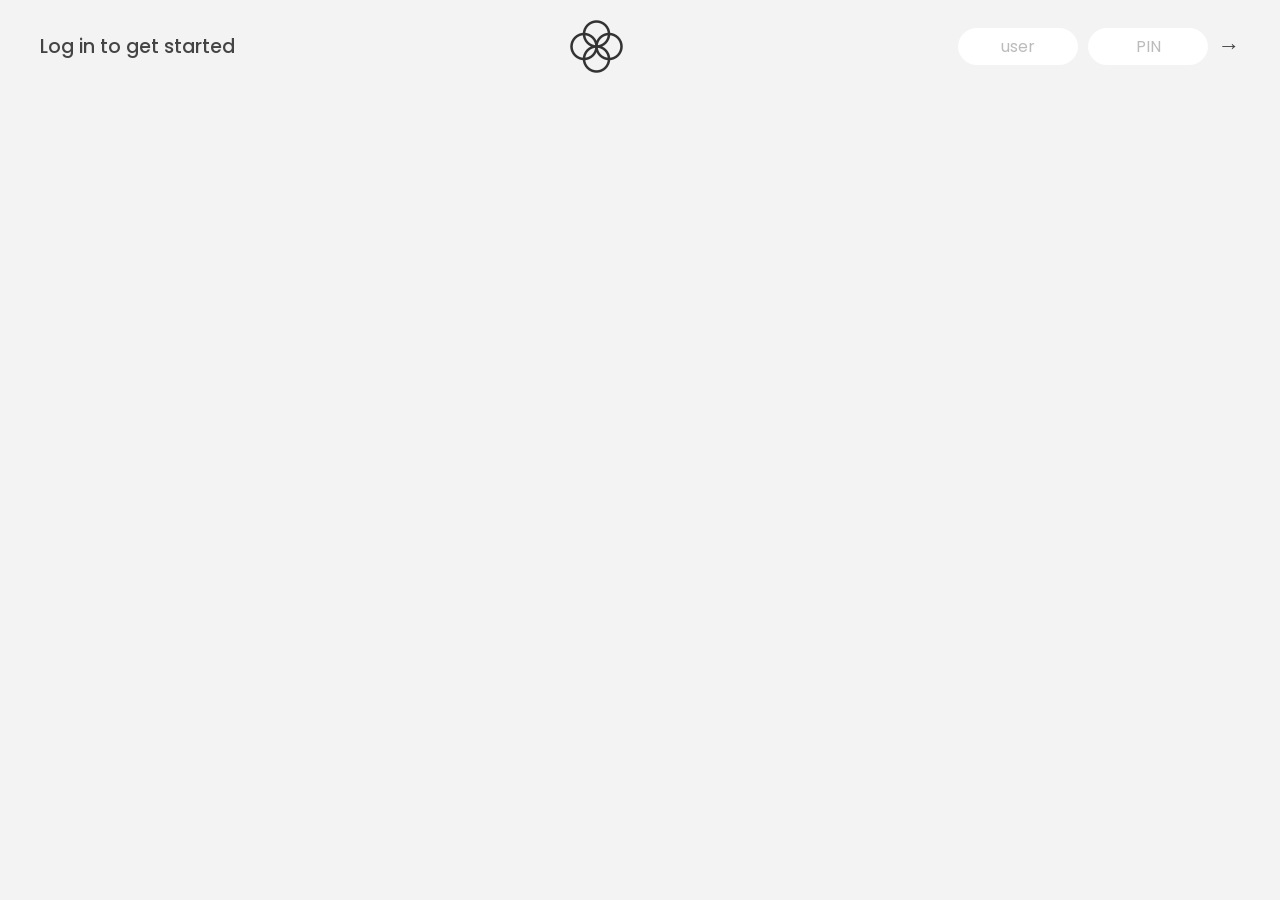
<file: Bankist App/index.html>
<!DOCTYPE html>
<html lang="en">
  <head>
    <meta charset="UTF-8" />
    <meta name="viewport" content="width=device-width, initial-scale=1.0" />
    <meta http-equiv="X-UA-Compatible" content="ie=edge" />
    <link rel="shortcut icon" type="image/png" href="/icon.png" />

    <link
      href="https://fonts.googleapis.com/css?family=Poppins:400,500,600&display=swap"
      rel="stylesheet"
    />

    <link rel="stylesheet" href="style.css" />
    <title>Bankist</title>
  </head>
  <body>
    <!-- TOP NAVIGATION -->
    <nav>
      <p class="welcome">Log in to get started</p>
      <img src="logo.png" alt="Logo" class="logo" />
      <form class="login">
        <input
          type="text"
          placeholder="user"
          class="login__input login__input--user"
        />
        <!-- In practice, use type="password" -->
        <input
          type="text"
          placeholder="PIN"
          maxlength="4"
          class="login__input login__input--pin"
        />
        <button class="login__btn">&rarr;</button>
      </form>
    </nav>

    <main class="app">
      <!-- BALANCE -->
      <div class="balance">
        <div>
          <p class="balance__label">Current balance</p>
          <p class="balance__date">
            As of <span class="date">05/03/2037</span>
          </p>
        </div>
        <p class="balance__value">0000€</p>
      </div>

      <!-- MOVEMENTS -->
      <div class="movements">
        <div class="movements__row">
          <div class="movements__type movements__type--deposit">2 deposit</div>
          <div class="movements__date">3 days ago</div>
          <div class="movements__value">4 000€</div>
        </div>
        <div class="movements__row">
          <div class="movements__type movements__type--withdrawal">
            1 withdrawal
          </div>
          <div class="movements__date">24/01/2037</div>
          <div class="movements__value">-378€</div>
        </div>
      </div>

      <!-- SUMMARY -->
      <div class="summary">
        <p class="summary__label">In</p>
        <p class="summary__value summary__value--in">0000€</p>
        <p class="summary__label">Out</p>
        <p class="summary__value summary__value--out">0000€</p>
        <p class="summary__label">Interest</p>
        <p class="summary__value summary__value--interest">0000€</p>
        <button class="btn--sort">&downarrow; SORT</button>
      </div>

      <!-- OPERATION: TRANSFERS -->
      <div class="operation operation--transfer">
        <h2>Transfer money</h2>
        <form class="form form--transfer">
          <input type="text" class="form__input form__input--to" />
          <input type="number" class="form__input form__input--amount" />
          <button class="form__btn form__btn--transfer">&rarr;</button>
          <label class="form__label">Transfer to</label>
          <label class="form__label">Amount</label>
        </form>
      </div>

      <!-- OPERATION: LOAN -->
      <div class="operation operation--loan">
        <h2>Request loan</h2>
        <form class="form form--loan">
          <input type="number" class="form__input form__input--loan-amount" />
          <button class="form__btn form__btn--loan">&rarr;</button>
          <label class="form__label form__label--loan">Amount</label>
        </form>
      </div>

      <!-- OPERATION: CLOSE -->
      <div class="operation operation--close">
        <h2>Close account</h2>
        <form class="form form--close">
          <input type="text" class="form__input form__input--user" />
          <input
            type="password"
            maxlength="6"
            class="form__input form__input--pin"
          />
          <button class="form__btn form__btn--close">&rarr;</button>
          <label class="form__label">Confirm user</label>
          <label class="form__label">Confirm PIN</label>
        </form>
      </div>

      <!-- LOGOUT TIMER -->
      <p class="logout-timer">
        You will be logged out in <span class="timer">05:00</span>
      </p>
    </main>

    <!-- <footer>
      &copy; by Jonas Schmedtmann. Don't claim as your own :)
    </footer> -->

    <script src="script.js"></script>
  </body>
</html>
</file>
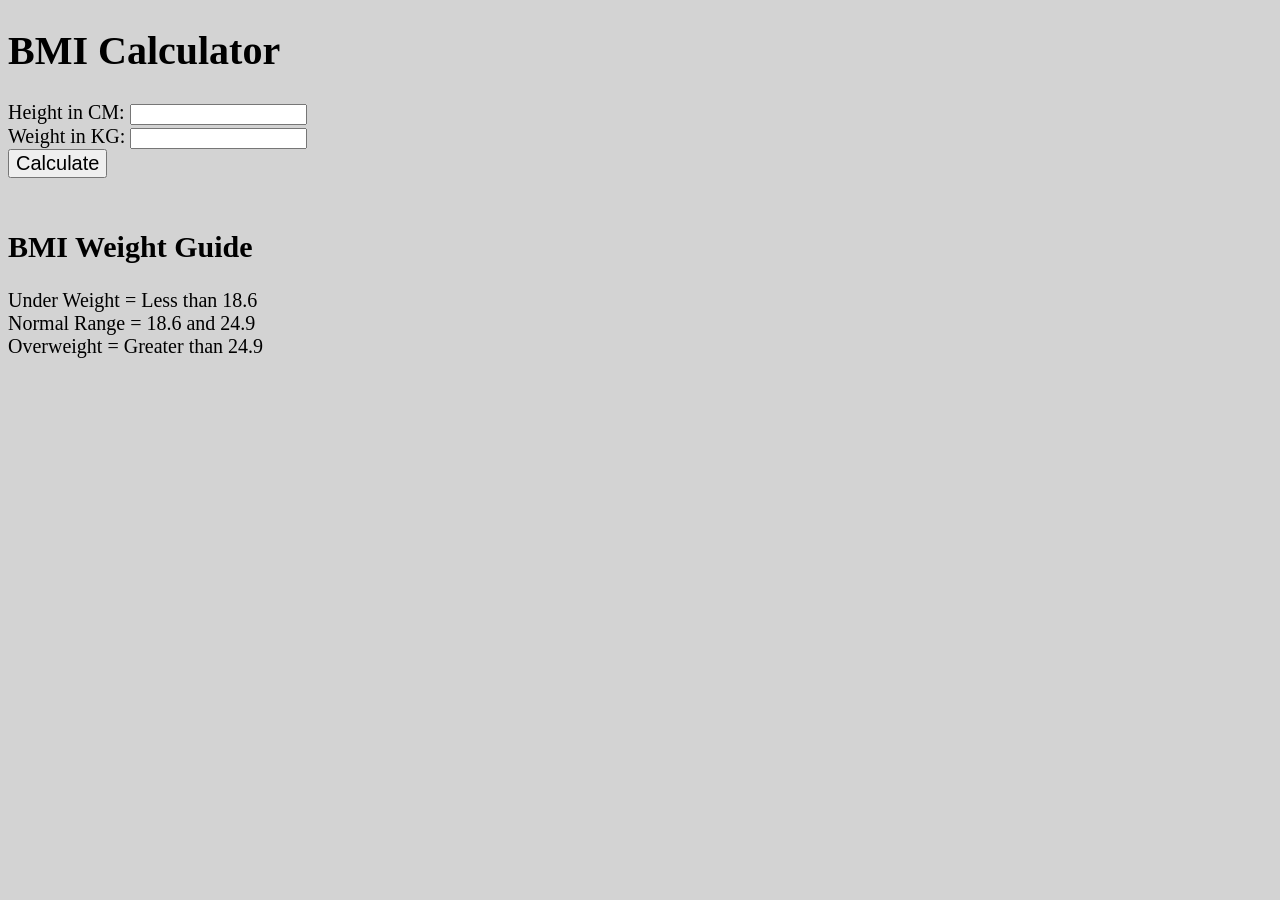
<file: BMI Calculator/index.html>
<!doctype html>
<html lang="en">
  <head>
    <title>BMI Calculator</title>
    <meta charset="UTF-8" />
    <link rel="stylesheet" href="style.css" />
  </head>
  <body>
    <h1>BMI Calculator</h1>
    <span>Height in CM: </span><label for="height"></label
    ><input type="text" id="height" /><br />
    <span>Weight in KG: </span><label for="weight"></label
    ><input type="text" id="weight" /><br />
    <button onclick="calculateBMI()">Calculate</button><br />
    <span id="result"></span><br />
    <h2>BMI Weight Guide</h2>
    <span>Under Weight = Less than 18.6</span><br />
    <span>Normal Range = 18.6 and 24.9</span><br />
    <span>Overweight = Greater than 24.9</span><br />
    <script src="script.js"></script>
  </body>
</html>
</file>
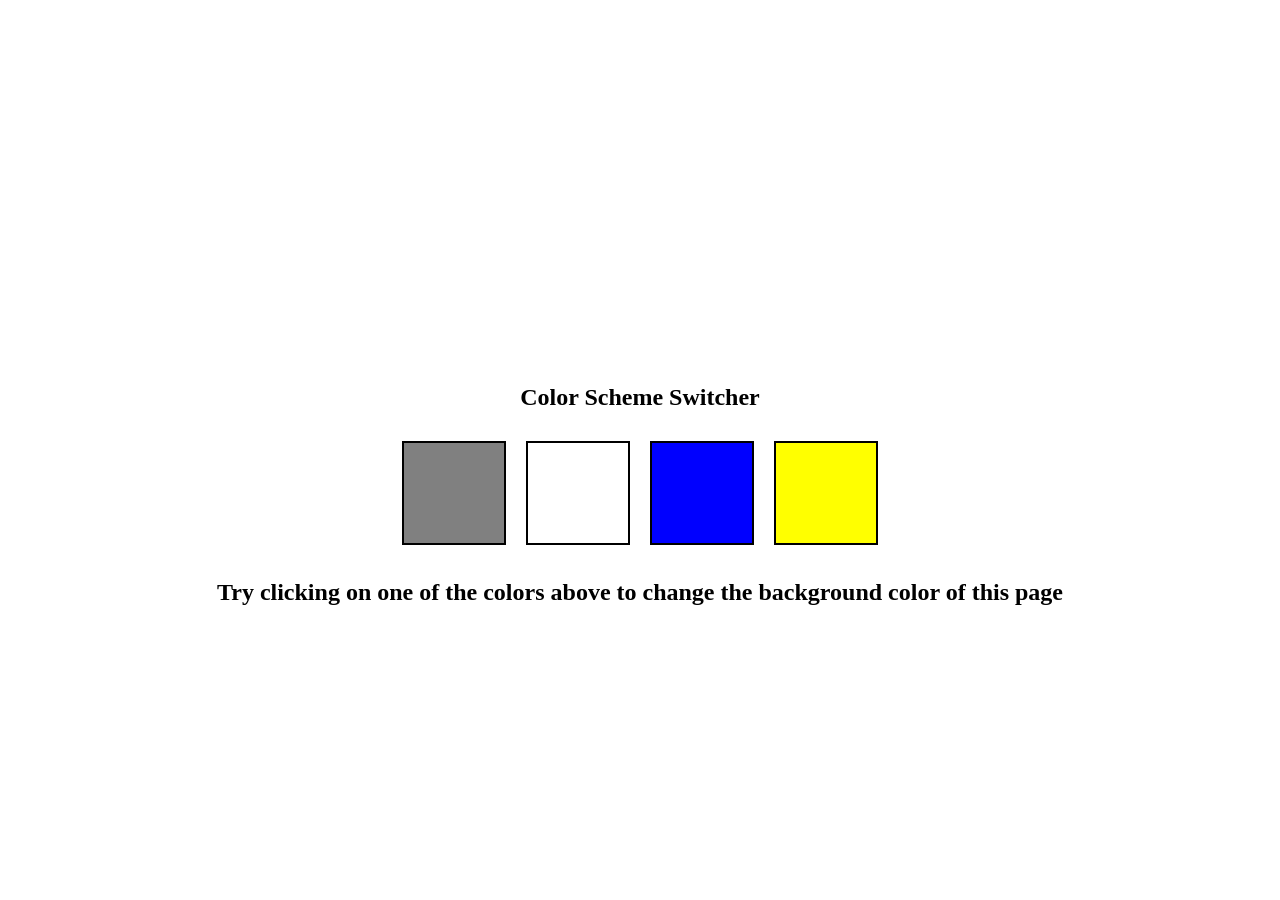
<file: color_changer/index.html>
<!doctype html>
<html lang="en">
  <head>
    <meta charset="UTF-8" />
    <meta name="viewport" content="width=device-width, initial-scale=1.0" />
    <meta
      name="description"
      content="This website is developed using HTML, CSS and JavaScript. IT is a project about color changer."
    />
    <meta name="author" content="Shadab Sarfaraj" />
    <title>Color Changer</title>
    <link rel="stylesheet" href="style.css" />
  </head>
  <body id="parent">
    <h2>Color Scheme Switcher</h2>
    <span class="button" id="grey" onclick="changeColor('grey')"></span
    ><span class="button" id="white" onclick="changeColor('white')"></span
    ><span class="button" id="blue" onclick="changeColor('blue')"></span
    ><span class="button" id="yellow" onclick="changeColor('yellow')"></span>
    <h2>
      Try clicking on one of the colors above to change the background color of
      this page
    </h2>
    <script src="script.js"></script>
  </body>
</html>
</file>
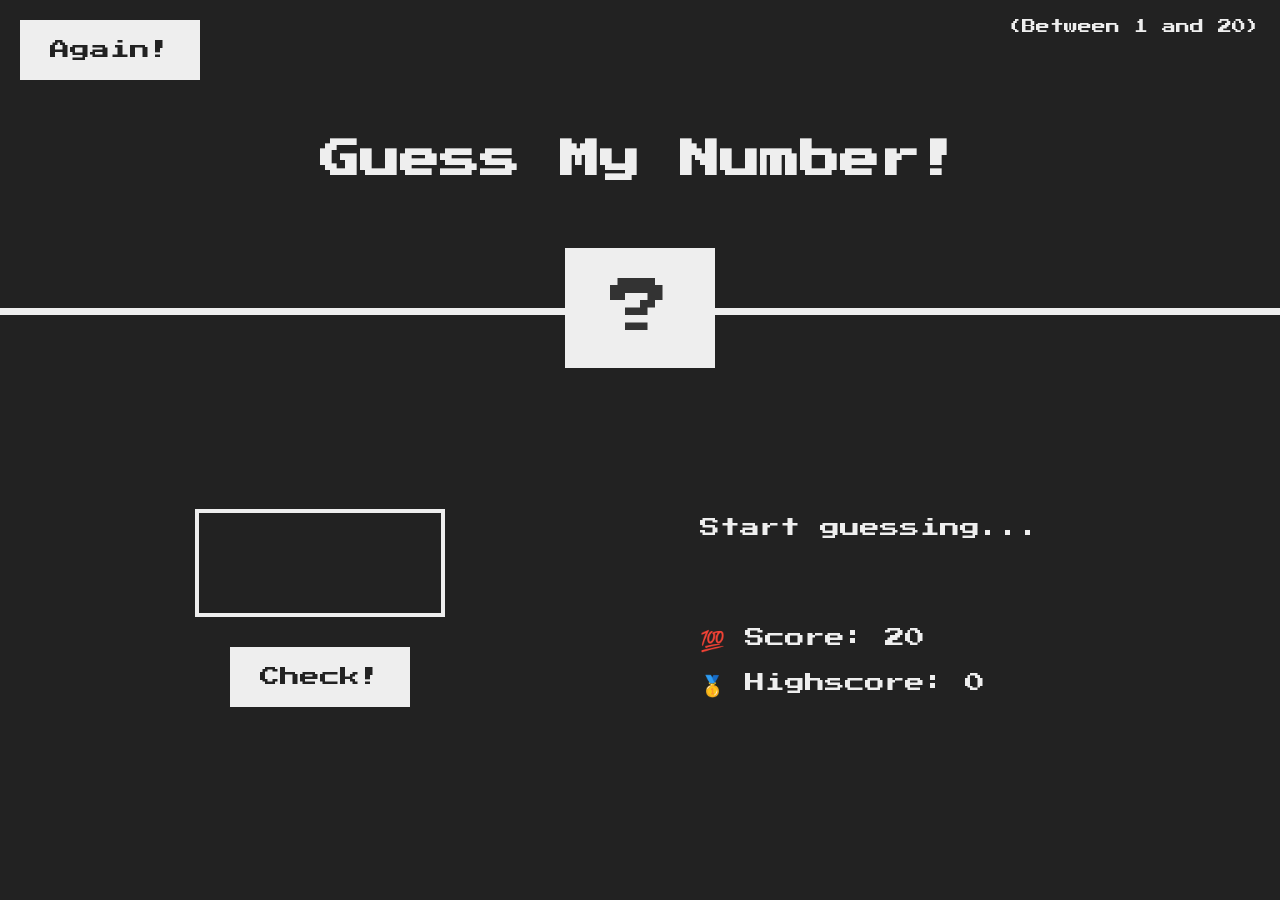
<file: Guess My Number/index.html>
<!DOCTYPE html>
<html lang="en">
  <head>
    <meta charset="UTF-8" />
    <meta name="viewport" content="width=device-width, initial-scale=1.0" />
    <meta http-equiv="X-UA-Compatible" content="ie=edge" />
    <link rel="stylesheet" href="style.css" />
    <title>Guess My Number!</title>
  </head>
  <body>
    <header>
      <h1>Guess My Number!</h1>
      <p class="between">(Between 1 and 20)</p>
      <button class="btn again">Again!</button>
      <div class="number">?</div>
    </header>
    <main>
      <section class="left">
        <input type="number" class="guess" />
        <button class="btn check">Check!</button>
      </section>
      <section class="right">
        <p class="message">Start guessing...</p>
        <p class="label-score">💯 Score: <span class="score">20</span></p>
        <p class="label-highscore">
          🥇 Highscore: <span class="highscore">0</span>
        </p>
      </section>
    </main>
    <script src="script.js"></script>
  </body>
</html>
</file>
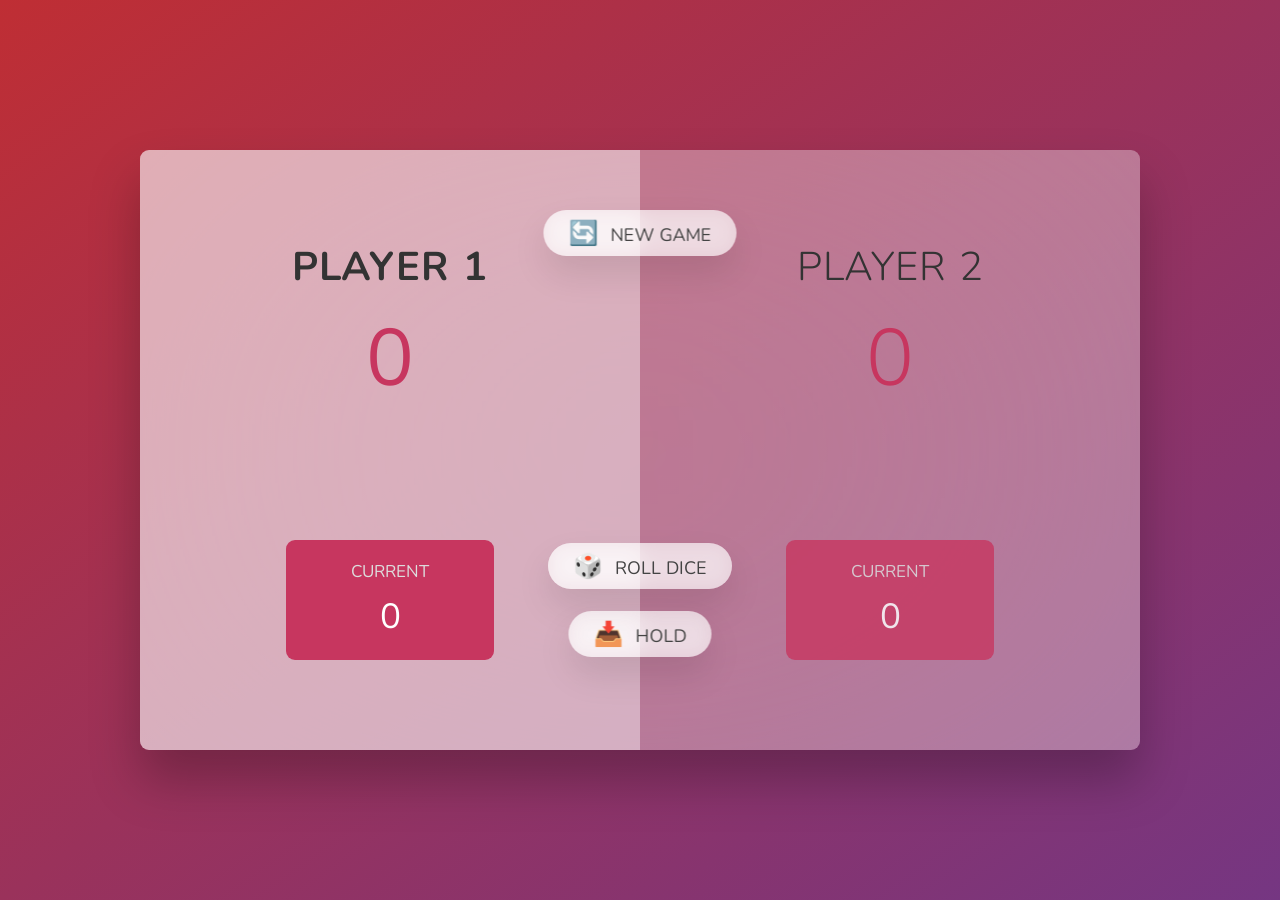
<file: Pig Game/index.html>
<!doctype html>
<html lang="en">
  <head>
    <meta charset="UTF-8" />
    <meta name="viewport" content="width=device-width, initial-scale=1.0" />
    <meta http-equiv="X-UA-Compatible" content="ie=edge" />
    <link rel="stylesheet" href="style.css" />
    <title>Pig Game</title>
  </head>
  <body>
    <main>
      <section class="player player--0 player--active">
        <h2 class="name" id="name--0">Player 1</h2>
        <p class="score" id="score--0">43</p>
        <div class="current">
          <p class="current-label">Current</p>
          <p class="current-score" id="current--0">0</p>
        </div>
      </section>
      <section class="player player--1">
        <h2 class="name" id="name--1">Player 2</h2>
        <p class="score" id="score--1">24</p>
        <div class="current">
          <p class="current-label">Current</p>
          <p class="current-score" id="current--1">0</p>
        </div>
      </section>

      <img src="dice-5.png" alt="Playing dice" class="dice" />
      <button class="btn btn--new">🔄 New game</button>
      <button class="btn btn--roll">🎲 Roll dice</button>
      <button class="btn btn--hold">📥 Hold</button>
    </main>
    <script src="script.js"></script>
  </body>
</html>
</file>
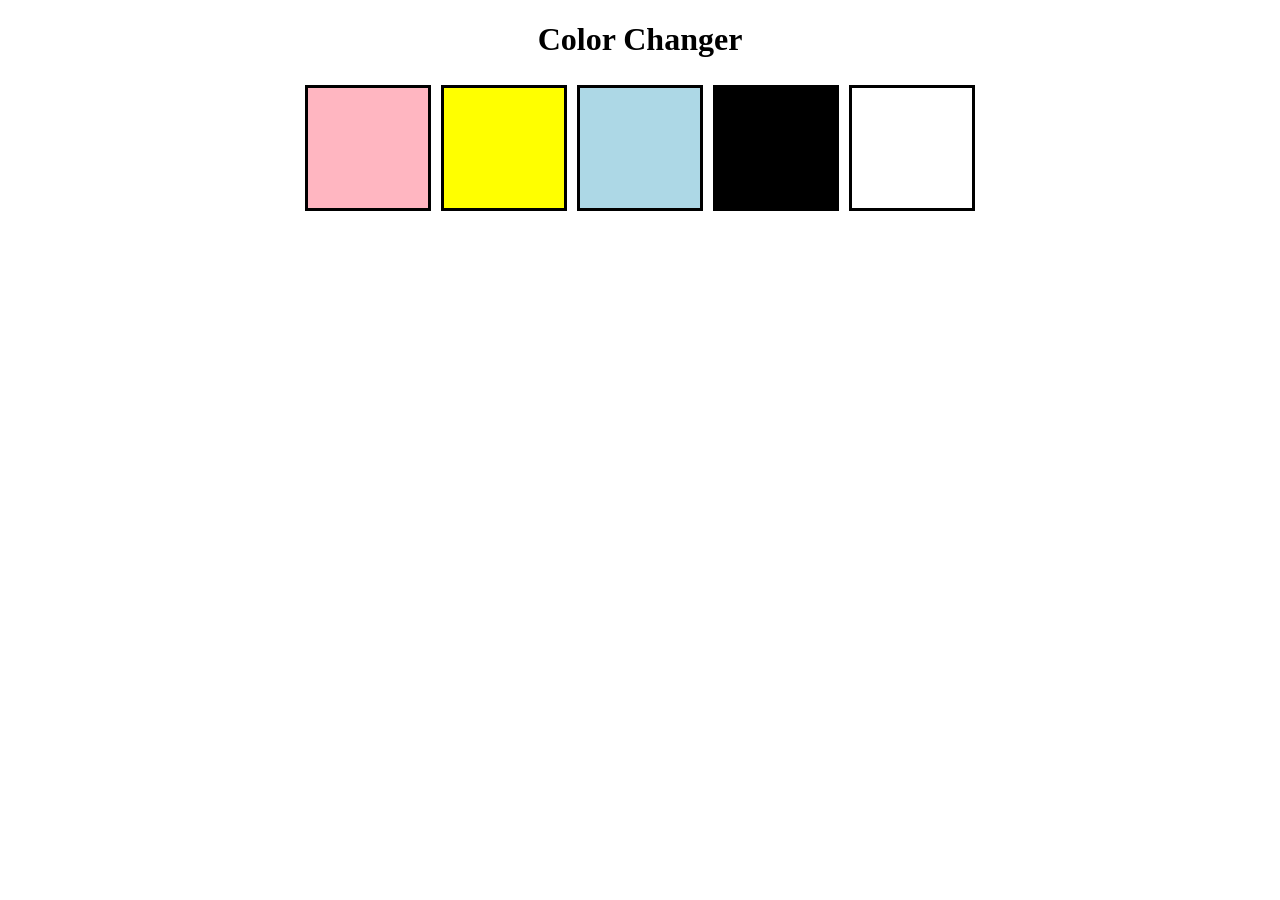
<file: color_changer/Revesion/index.html>
<!doctype html>
<html lang="en">
  <head>
    <title>Color Changer Project</title>
    <meta charset="UTF-8" />
    <link rel="stylesheet" href="style.css" />
  </head>
  <body>
    <h1>Color Changer</h1>
    <span class="selector lightPink" data-color="lightPink"></span
    ><span data-color="yellow" class="selector yellow"></span
    ><span data-color="lightBlue" class="selector lightBlue"></span
    ><span data-color="black" class="selector black"></span
    ><span data-color="white" class="selector white"></span>
    <script src="script.js"></script>
  </body>
</html>
</file>
<file: Bankist App/style.css>
/*
 * Use this CSS to learn some intersting techniques,
 * in case you're wondering how I built the UI.
 * Have fun! 😁
 */

* {
  margin: 0;
  padding: 0;
  box-sizing: inherit;
}

html {
  font-size: 62.5%;
  box-sizing: border-box;
}

body {
  font-family: 'Poppins', sans-serif;
  color: #444;
  background-color: #f3f3f3;
  height: 100vh;
  padding: 2rem;
}

nav {
  display: flex;
  justify-content: space-between;
  align-items: center;
  padding: 0 2rem;
}

.welcome {
  font-size: 1.9rem;
  font-weight: 500;
}

.logo {
  height: 5.25rem;
}

.login {
  display: flex;
}

.login__input {
  border: none;
  padding: 0.5rem 2rem;
  font-size: 1.6rem;
  font-family: inherit;
  text-align: center;
  width: 12rem;
  border-radius: 10rem;
  margin-right: 1rem;
  color: inherit;
  border: 1px solid #fff;
  transition: all 0.3s;
}

.login__input:focus {
  outline: none;
  border: 1px solid #ccc;
}

.login__input::placeholder {
  color: #bbb;
}

.login__btn {
  border: none;
  background: none;
  font-size: 2.2rem;
  color: inherit;
  cursor: pointer;
  transition: all 0.3s;
}

.login__btn:hover,
.login__btn:focus,
.btn--sort:hover,
.btn--sort:focus {
  outline: none;
  color: #777;
}

/* MAIN */
.app {
  position: relative;
  max-width: 100rem;
  margin: 4rem auto;
  display: grid;
  grid-template-columns: 4fr 3fr;
  grid-template-rows: auto repeat(3, 15rem) auto;
  gap: 2rem;

  /* NOTE This creates the fade in/out anumation */
  opacity: 0;
  transition: all 1s;
}

.balance {
  grid-column: 1 / span 2;
  display: flex;
  align-items: flex-end;
  justify-content: space-between;
  margin-bottom: 2rem;
}

.balance__label {
  font-size: 2.2rem;
  font-weight: 500;
  margin-bottom: -0.2rem;
}

.balance__date {
  font-size: 1.4rem;
  color: #888;
}

.balance__value {
  font-size: 4.5rem;
  font-weight: 400;
}

/* MOVEMENTS */
.movements {
  grid-row: 2 / span 3;
  background-color: #fff;
  border-radius: 1rem;
  overflow: scroll;
}

.movements__row {
  padding: 2.25rem 4rem;
  display: flex;
  align-items: center;
  border-bottom: 1px solid #eee;
}

.movements__type {
  font-size: 1.1rem;
  text-transform: uppercase;
  font-weight: 500;
  color: #fff;
  padding: 0.1rem 1rem;
  border-radius: 10rem;
  margin-right: 2rem;
}

.movements__date {
  font-size: 1.1rem;
  text-transform: uppercase;
  font-weight: 500;
  color: #666;
}

.movements__type--deposit {
  background-image: linear-gradient(to top left, #39b385, #9be15d);
}

.movements__type--withdrawal {
  background-image: linear-gradient(to top left, #e52a5a, #ff585f);
}

.movements__value {
  font-size: 1.7rem;
  margin-left: auto;
}

/* SUMMARY */
.summary {
  grid-row: 5 / 6;
  display: flex;
  align-items: baseline;
  padding: 0 0.3rem;
  margin-top: 1rem;
}

.summary__label {
  font-size: 1.2rem;
  font-weight: 500;
  text-transform: uppercase;
  margin-right: 0.8rem;
}

.summary__value {
  font-size: 2.2rem;
  margin-right: 2.5rem;
}

.summary__value--in,
.summary__value--interest {
  color: #66c873;
}

.summary__value--out {
  color: #f5465d;
}

.btn--sort {
  margin-left: auto;
  border: none;
  background: none;
  font-size: 1.3rem;
  font-weight: 500;
  cursor: pointer;
}

/* OPERATIONS */
.operation {
  border-radius: 1rem;
  padding: 3rem 4rem;
  color: #333;
}

.operation--transfer {
  background-image: linear-gradient(to top left, #ffb003, #ffcb03);
}

.operation--loan {
  background-image: linear-gradient(to top left, #39b385, #9be15d);
}

.operation--close {
  background-image: linear-gradient(to top left, #e52a5a, #ff585f);
}

h2 {
  margin-bottom: 1.5rem;
  font-size: 1.7rem;
  font-weight: 600;
  color: #333;
}

.form {
  display: grid;
  grid-template-columns: 2.5fr 2.5fr 1fr;
  grid-template-rows: auto auto;
  gap: 0.4rem 1rem;
}

/* Exceptions for interst */
.form.form--loan {
  grid-template-columns: 2.5fr 1fr 2.5fr;
}
.form__label--loan {
  grid-row: 2;
}
/* End exceptions */

.form__input {
  width: 100%;
  border: none;
  background-color: rgba(255, 255, 255, 0.4);
  font-family: inherit;
  font-size: 1.5rem;
  text-align: center;
  color: #333;
  padding: 0.3rem 1rem;
  border-radius: 0.7rem;
  transition: all 0.3s;
}

.form__input:focus {
  outline: none;
  background-color: rgba(255, 255, 255, 0.6);
}

.form__label {
  font-size: 1.3rem;
  text-align: center;
}

.form__btn {
  border: none;
  border-radius: 0.7rem;
  font-size: 1.8rem;
  background-color: #fff;
  cursor: pointer;
  transition: all 0.3s;
}

.form__btn:focus {
  outline: none;
  background-color: rgba(255, 255, 255, 0.8);
}

.logout-timer {
  padding: 0 0.3rem;
  margin-top: 1.9rem;
  text-align: right;
  font-size: 1.25rem;
}

.timer {
  font-weight: 600;
}
</file>
<file: BMI Calculator/style.css>
body {
  background-color: lightgray;
  font-size: 20px;
}
button {
  font-size: 20px;
}

#result {
  color: red;
  font-size: 25px;
}
</file>
<file: color_changer/style.css>
body {
  margin-top: 30%;
  text-align: center;
}
h1 {
  margin-bottom: 50px;
}
span {
  display: inline-block;
  width: 100px;
  height: 100px;
  margin: 10px;
  border: 2px solid black;
}

#grey {
  background-color: grey;
}
#white {
  background-color: white;
}
#blue {
  background-color: blue;
}
#yellow {
  background-color: yellow;
}
</file>
<file: Guess My Number/style.css>
@import url('https://fonts.googleapis.com/css?family=Press+Start+2P&display=swap');

* {
  margin: 0;
  padding: 0;
  box-sizing: inherit;
}

html {
  font-size: 62.5%;
  box-sizing: border-box;
}

body {
  font-family: 'Press Start 2P', sans-serif;
  color: #eee;
  background-color: #222;
  /* background-color: #60b347; */
}

/* LAYOUT */
header {
  position: relative;
  height: 35vh;
  border-bottom: 7px solid #eee;
}

main {
  height: 65vh;
  color: #eee;
  display: flex;
  align-items: center;
  justify-content: space-around;
}

.left {
  width: 52rem;
  display: flex;
  flex-direction: column;
  align-items: center;
}

.right {
  width: 52rem;
  font-size: 2rem;
}

/* ELEMENTS STYLE */
h1 {
  font-size: 4rem;
  text-align: center;
  position: absolute;
  width: 100%;
  top: 52%;
  left: 50%;
  transform: translate(-50%, -50%);
}

.number {
  background: #eee;
  color: #333;
  font-size: 6rem;
  width: 15rem;
  padding: 3rem 0rem;
  text-align: center;
  position: absolute;
  bottom: 0;
  left: 50%;
  transform: translate(-50%, 50%);
}

.between {
  font-size: 1.4rem;
  position: absolute;
  top: 2rem;
  right: 2rem;
}

.again {
  position: absolute;
  top: 2rem;
  left: 2rem;
}

.guess {
  background: none;
  border: 4px solid #eee;
  font-family: inherit;
  color: inherit;
  font-size: 5rem;
  padding: 2.5rem;
  width: 25rem;
  text-align: center;
  display: block;
  margin-bottom: 3rem;
}

.btn {
  border: none;
  background-color: #eee;
  color: #222;
  font-size: 2rem;
  font-family: inherit;
  padding: 2rem 3rem;
  cursor: pointer;
}

.btn:hover {
  background-color: #ccc;
}

.message {
  margin-bottom: 8rem;
  height: 3rem;
}

.label-score {
  margin-bottom: 2rem;
}
</file>
<file: Pig Game/style.css>
@import url('https://fonts.googleapis.com/css2?family=Nunito&display=swap');

* {
  margin: 0;
  padding: 0;
  box-sizing: inherit;
}

html {
  font-size: 62.5%;
  box-sizing: border-box;
}

body {
  font-family: 'Nunito', sans-serif;
  font-weight: 400;
  height: 100vh;
  color: #333;
  background-image: linear-gradient(to top left, #753682 0%, #bf2e34 100%);
  display: flex;
  align-items: center;
  justify-content: center;
}

/* LAYOUT */
main {
  position: relative;
  width: 100rem;
  height: 60rem;
  background-color: rgba(255, 255, 255, 0.35);
  backdrop-filter: blur(200px);
  filter: blur();
  box-shadow: 0 3rem 5rem rgba(0, 0, 0, 0.25);
  border-radius: 9px;
  overflow: hidden;
  display: flex;
}

.player {
  flex: 50%;
  padding: 9rem;
  display: flex;
  flex-direction: column;
  align-items: center;
  transition: all 0.75s;
}

.hidden {
  display: none;
}

/* ELEMENTS */
.name {
  position: relative;
  font-size: 4rem;
  text-transform: uppercase;
  letter-spacing: 1px;
  word-spacing: 2px;
  font-weight: 300;
  margin-bottom: 1rem;
}

.score {
  font-size: 8rem;
  font-weight: 300;
  color: #c7365f;
  margin-bottom: auto;
}

.player--active {
  background-color: rgba(255, 255, 255, 0.4);
}
.player--active .name {
  font-weight: 700;
}
.player--active .score {
  font-weight: 400;
}

.player--active .current {
  opacity: 1;
}

.current {
  background-color: #c7365f;
  opacity: 0.8;
  border-radius: 9px;
  color: #fff;
  width: 65%;
  padding: 2rem;
  text-align: center;
  transition: all 0.75s;
}

.current-label {
  text-transform: uppercase;
  margin-bottom: 1rem;
  font-size: 1.7rem;
  color: #ddd;
}

.current-score {
  font-size: 3.5rem;
}

/* ABSOLUTE POSITIONED ELEMENTS */
.btn {
  position: absolute;
  left: 50%;
  transform: translateX(-50%);
  color: #444;
  background: none;
  border: none;
  font-family: inherit;
  font-size: 1.8rem;
  text-transform: uppercase;
  cursor: pointer;
  font-weight: 400;
  transition: all 0.2s;

  background-color: white;
  background-color: rgba(255, 255, 255, 0.6);
  backdrop-filter: blur(10px);

  padding: 0.7rem 2.5rem;
  border-radius: 50rem;
  box-shadow: 0 1.75rem 3.5rem rgba(0, 0, 0, 0.1);
}

.btn::first-letter {
  font-size: 2.4rem;
  display: inline-block;
  margin-right: 0.7rem;
}

.btn--new {
  top: 6rem;
}
.btn--roll {
  top: 39.3rem;
}
.btn--hold {
  top: 46.1rem;
}

.btn:active {
  transform: translate(-50%, 3px);
  box-shadow: 0 1rem 2rem rgba(0, 0, 0, 0.15);
}

.btn:focus {
  outline: none;
}

.dice {
  position: absolute;
  left: 50%;
  top: 16.5rem;
  transform: translateX(-50%);
  height: 10rem;
  box-shadow: 0 2rem 5rem rgba(0, 0, 0, 0.2);
}

.player--winner {
  background-color: #2f2f2f;
}

.player--winner .name {
  font-weight: 700;
  color: #c7365f;
}
</file>
<file: color_changer/Revesion/style.css>
body {
  text-align: center;
}
span {
  display: inline-block;
  border: 3px solid black;
  padding: 60px;
  margin: 5px;
}
.black {
  background-color: black;
}
.lightPink {
  background-color: lightpink;
}
.yellow {
  background-color: yellow;
}
.lightBlue {
  background-color: lightblue;
}
.white {
  background-color: white;
}
</file>
